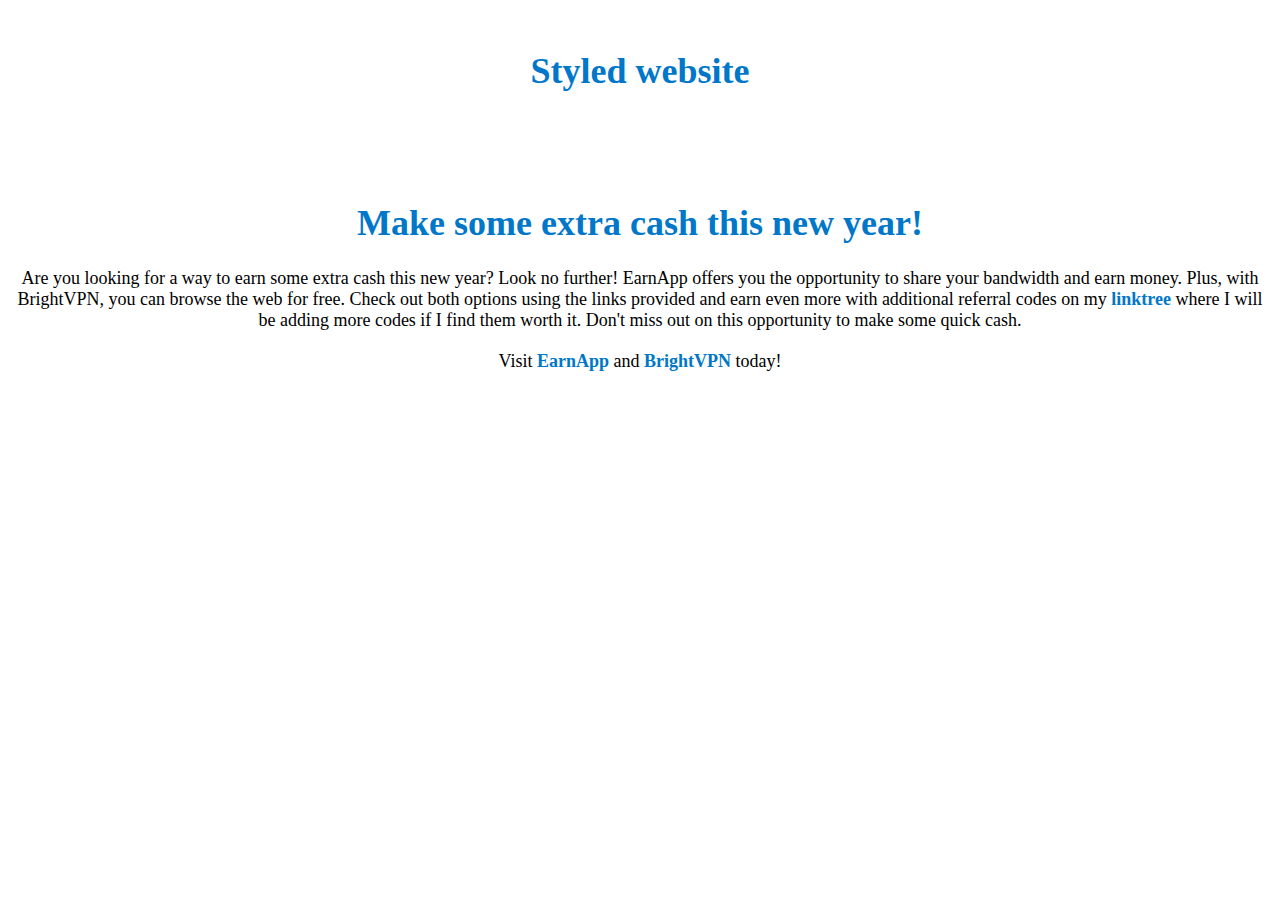
<file: test/index.html>
<!DOCTYPE html>
<html>
<head>

<!-- Google tag (gtag.js) -->
<script async src="https://www.googletagmanager.com/gtag/js?id=G-F9QFGECKWK"></script>
<script>
  window.dataLayer = window.dataLayer || [];
  function gtag(){dataLayer.push(arguments);}
  gtag('js', new Date());

  gtag('config', 'G-F9QFGECKWK', { 'cookie_flags': 'SameSite=None; Secure' });
</script>

    <title>Earn some extra cash</title>
    <link rel="stylesheet" type="text/css" href="style.css">
</head>
<body>
    <h1><a href="/test/index-new.html">Styled website</a></h1><br><br>
    <h1>Make some extra cash this new year!</h1>
    <p>Are you looking for a way to earn some extra cash this new year? Look no further! EarnApp offers you the opportunity to share your bandwidth and earn money. Plus, with BrightVPN, you can browse the web for free. Check out both options using the links provided and earn even more with additional referral codes on my <a href="https://linktr.ee/menticek">linktree</a> where I will be adding more codes if I find them worth it. Don't miss out on this opportunity to make some quick cash.</p>
    <p>Visit <a href="https://earnapp.com/i/6jkmuis">EarnApp</a> and <a href="https://brightvpn.com/?r=6jkmuis">BrightVPN</a> today!</p>
    <script src="script.js"></script>
</body>
</html>
</file>
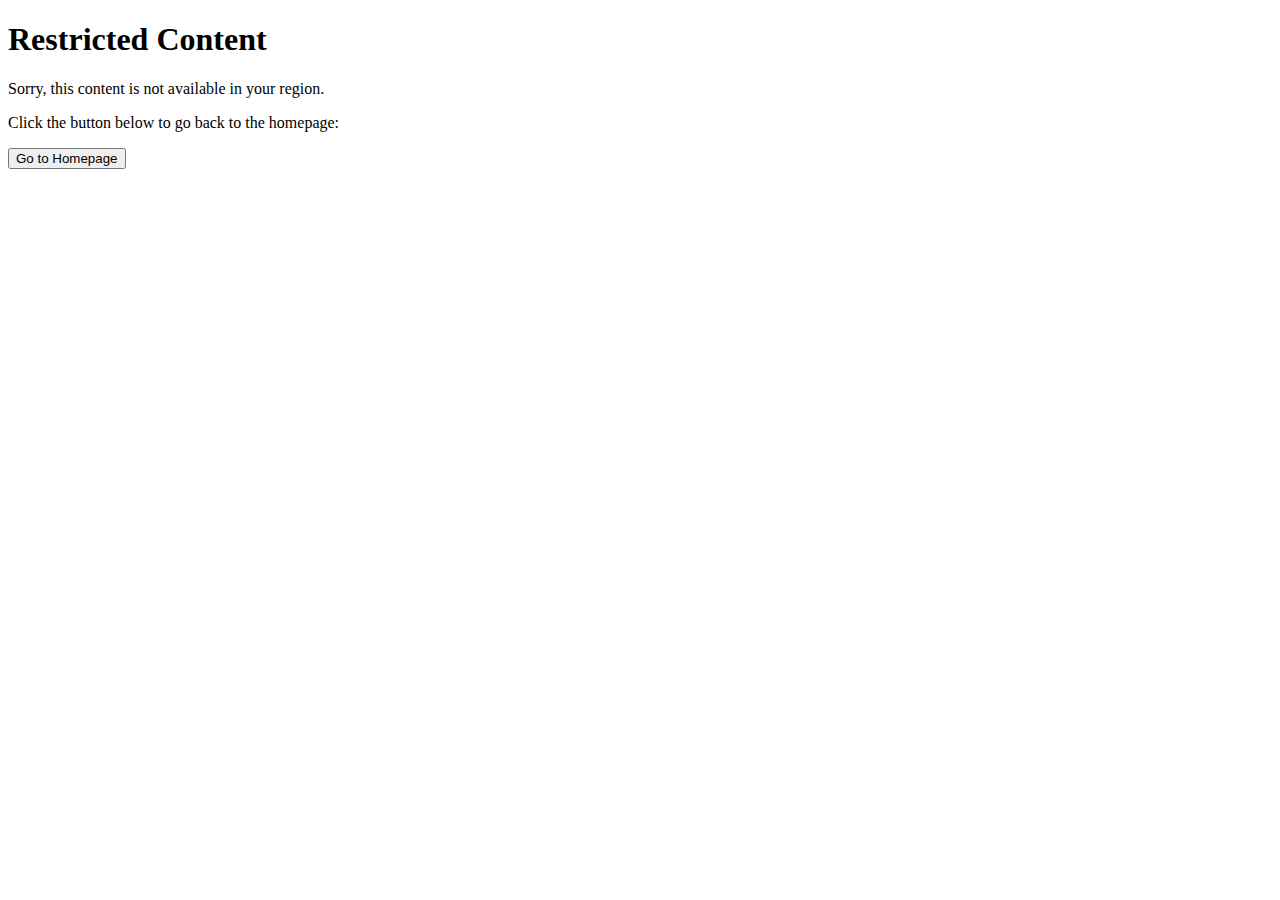
<file: blocked.html>
<!DOCTYPE html>
<html>
<head>
	<title>Restricted Content</title>
</head>
<body>
	<div>
		<h1>Restricted Content</h1>
		<p>Sorry, this content is not available in your region.</p>
		<p>Click the button below to go back to the homepage:</p>
		<button onclick="goToHomePage()">Go to Homepage</button>
	</div>
	
	<script>
		function goToHomePage() {
			window.location.href = "https://mxnticek.is-not-a.dev/";
		}
	</script>
</body>
</html>
</file>
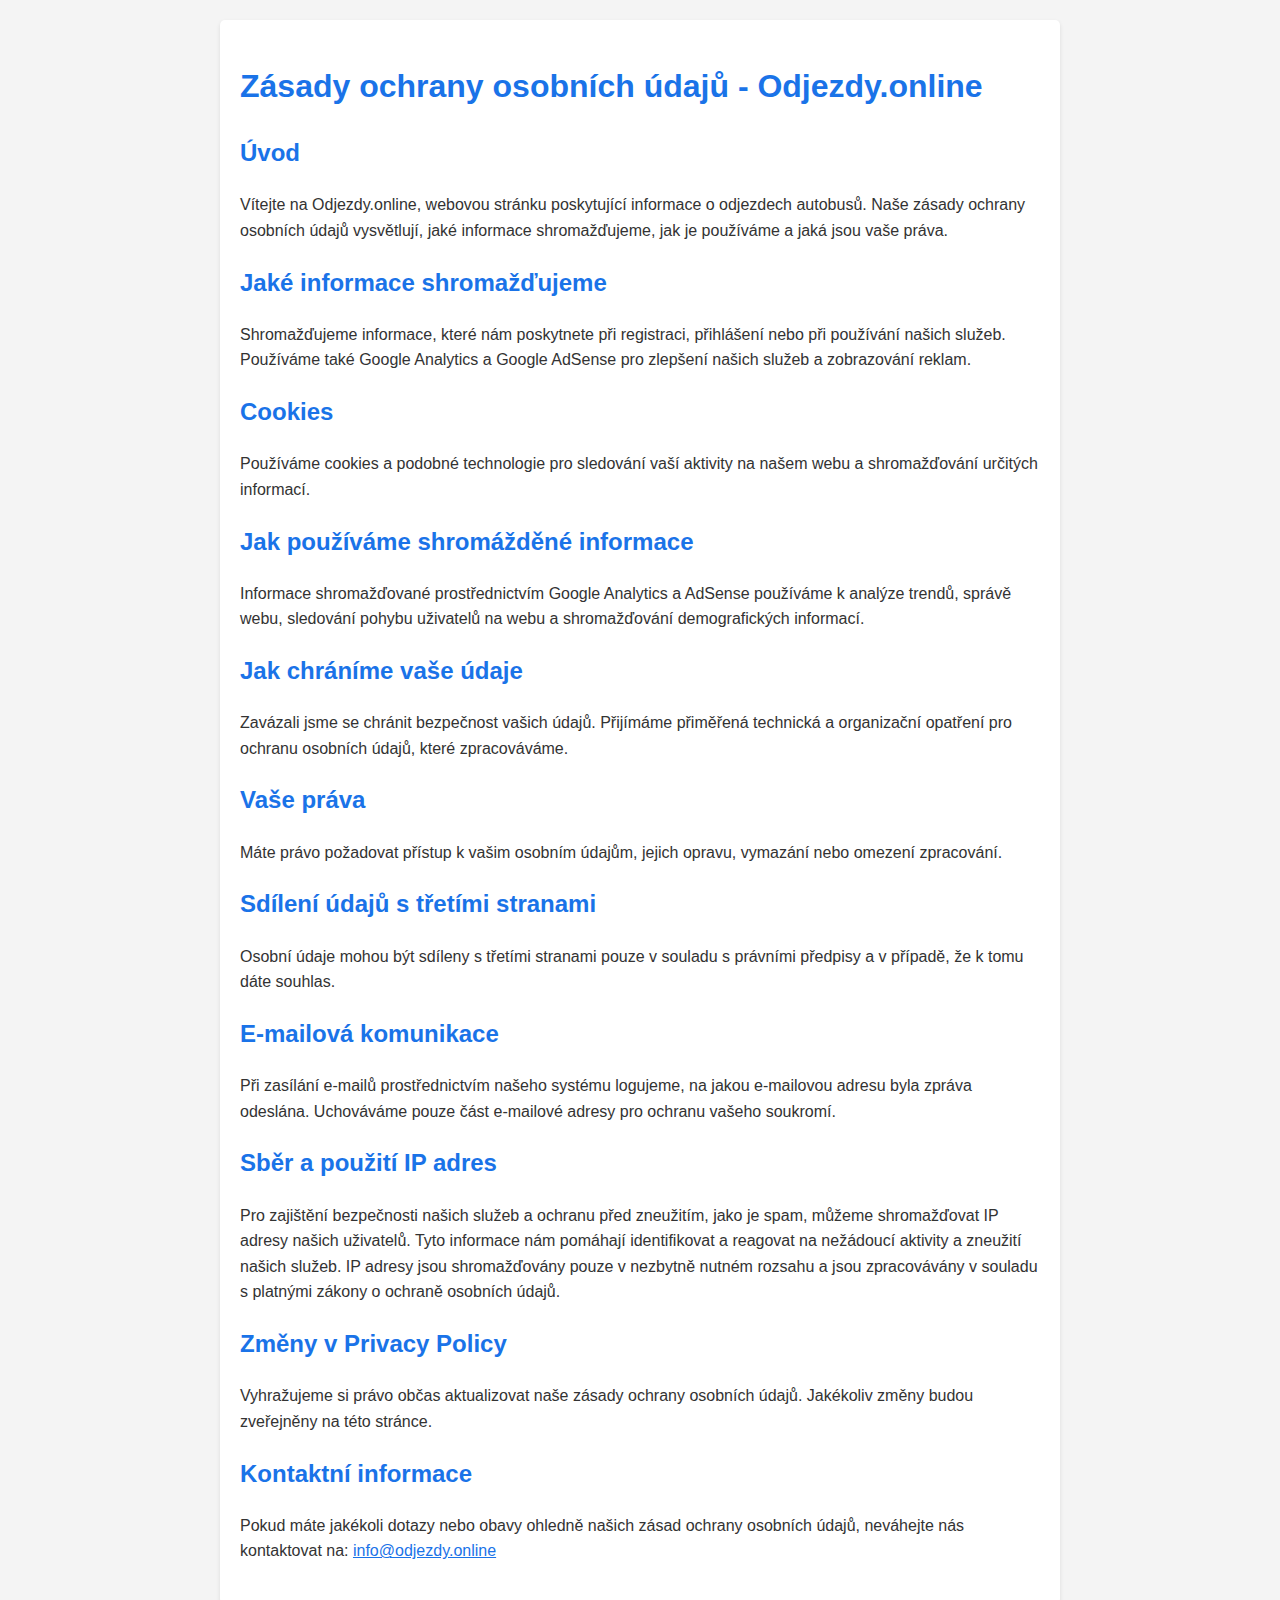
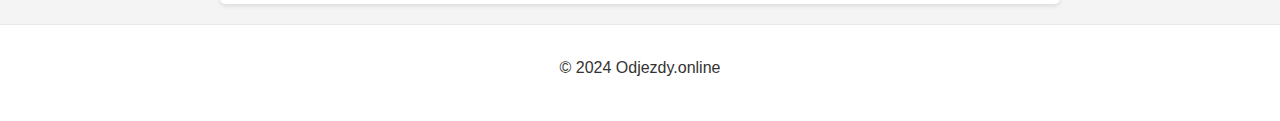
<file: odjezdy/terms.html>
<!DOCTYPE html>
<html lang="cs">
<head>
    <meta charset="UTF-8">
    <title>Privacy Policy - Odjezdy.online</title>
    <style>
        body {
            font-family: Arial, sans-serif;
            line-height: 1.6;
            margin: 0;
            padding: 0;
            background-color: #f4f4f4;
            color: #333;
        }
        .container {
            max-width: 800px;
            margin: 20px auto;
            padding: 20px;
            background-color: #fff;
            border-radius: 5px;
            box-shadow: 0 2px 4px rgba(0, 0, 0, 0.1);
        }
        h1, h2 {
            color: #1a73e8;
        }
        p {
            margin: 10px 0 20px 0;
        }
        a {
            color: #1a73e8;
        }
        a:hover {
            text-decoration: none;
        }
        footer {
            text-align: center;
            padding: 20px;
            margin-top: 20px;
            background-color: #fff;
            border-top: 1px solid #eaeaea;
        }
    </style>
</head>
<body>
    <div class="container">
        <h1>Zásady ochrany osobních údajů - Odjezdy.online</h1>

        <h2>Úvod</h2>
        <p>Vítejte na Odjezdy.online, webovou stránku poskytující informace o odjezdech autobusů. Naše zásady ochrany osobních údajů vysvětlují, jaké informace shromažďujeme, jak je používáme a jaká jsou vaše práva.</p>

        <h2>Jaké informace shromažďujeme</h2>
        <p>Shromažďujeme informace, které nám poskytnete při registraci, přihlášení nebo při používání našich služeb. Používáme také Google Analytics a Google AdSense pro zlepšení našich služeb a zobrazování reklam.</p>

        <h2>Cookies</h2>
        <p>Používáme cookies a podobné technologie pro sledování vaší aktivity na našem webu a shromažďování určitých informací.</p>

        <h2>Jak používáme shromážděné informace</h2>
        <p>Informace shromažďované prostřednictvím Google Analytics a AdSense používáme k analýze trendů, správě webu, sledování pohybu uživatelů na webu a shromažďování demografických informací.</p>

        <h2>Jak chráníme vaše údaje</h2>
        <p>Zavázali jsme se chránit bezpečnost vašich údajů. Přijímáme přiměřená technická a organizační opatření pro ochranu osobních údajů, které zpracováváme.</p>

        <h2>Vaše práva</h2>
        <p>Máte právo požadovat přístup k vašim osobním údajům, jejich opravu, vymazání nebo omezení zpracování.</p>

        <h2>Sdílení údajů s třetími stranami</h2>
        <p>Osobní údaje mohou být sdíleny s třetími stranami pouze v souladu s právními předpisy a v případě, že k tomu dáte souhlas.</p>

        <h2>E-mailová komunikace</h2>
        <p>Při zasílání e-mailů prostřednictvím našeho systému logujeme, na jakou e-mailovou adresu byla zpráva odeslána. Uchováváme pouze část e-mailové adresy pro ochranu vašeho soukromí.</p>

        <h2>Sběr a použití IP adres</h2>
        <p>Pro zajištění bezpečnosti našich služeb a ochranu před zneužitím, jako je spam, můžeme shromažďovat IP adresy našich uživatelů. Tyto informace nám pomáhají identifikovat a reagovat na nežádoucí aktivity a zneužití našich služeb. IP adresy jsou shromažďovány pouze v nezbytně nutném rozsahu a jsou zpracovávány v souladu s platnými zákony o ochraně osobních údajů.</p>

        <h2>Změny v Privacy Policy</h2>
        <p>Vyhražujeme si právo občas aktualizovat naše zásady ochrany osobních údajů. Jakékoliv změny budou zveřejněny na této stránce.</p>

        <h2>Kontaktní informace</h2>
        <p>Pokud máte jakékoli dotazy nebo obavy ohledně našich zásad ochrany osobních údajů, neváhejte nás kontaktovat na: <a href="mailto:info@odjezdy.online">info@odjezdy.online</a></p>
    </div>

    <footer>
        <p>&copy; 2024 Odjezdy.online</p>
    </footer>
</body>
</html>
</file>
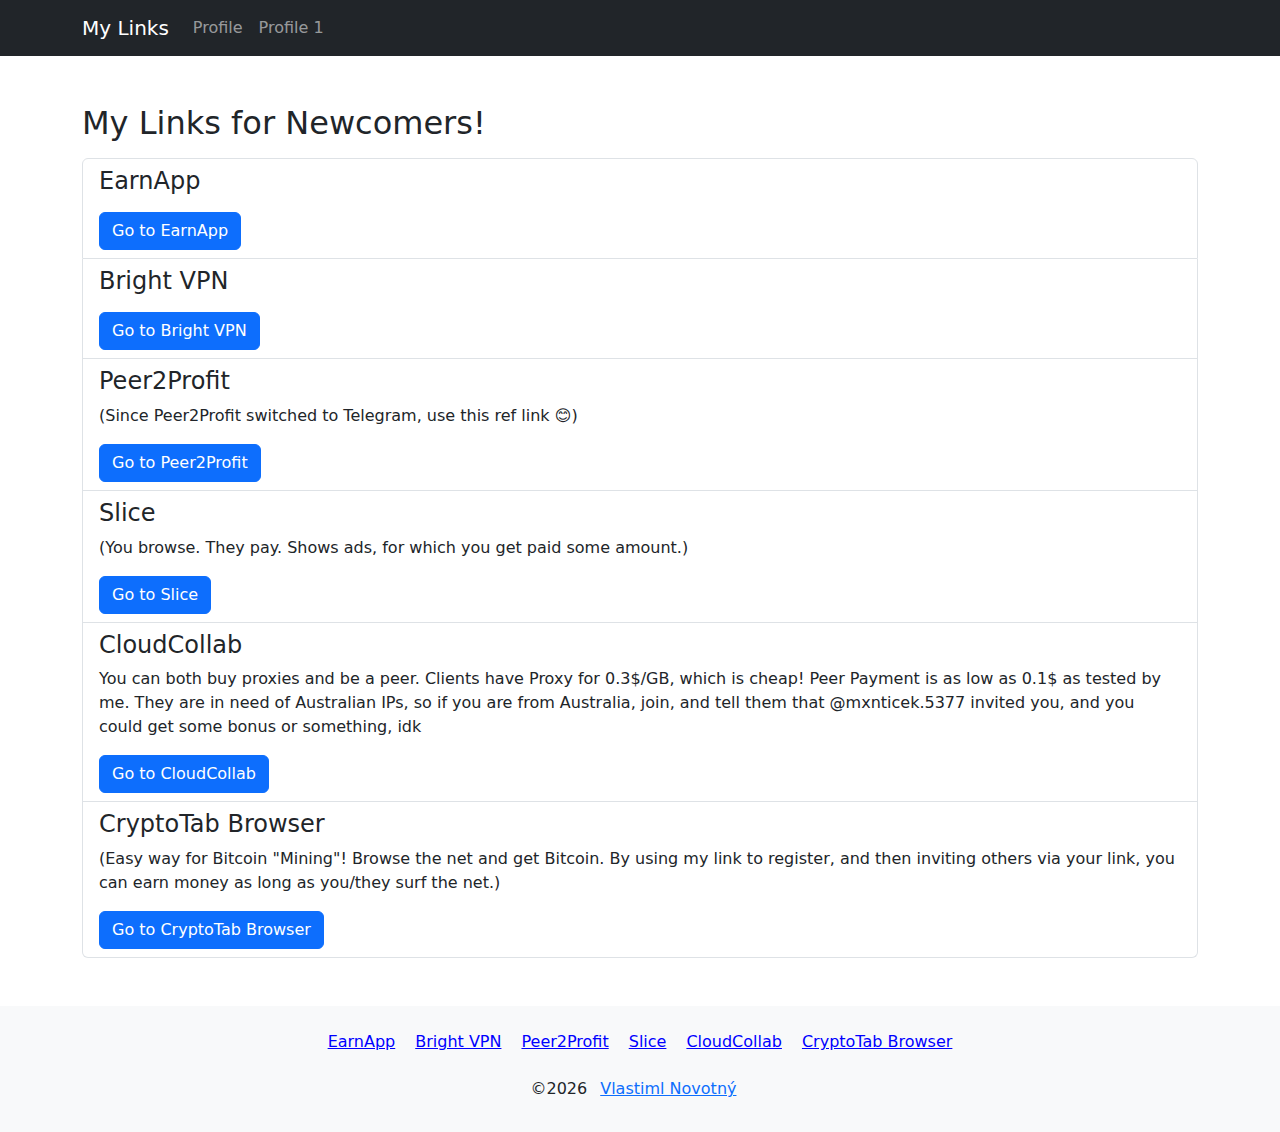
<file: test/index-new.html>
<!DOCTYPE html>
<html lang="en">
<head>
  <meta charset="UTF-8">
  <meta name="viewport" content="width=device-width, initial-scale=1.0">
  <title>My Links</title>
  <link rel="stylesheet" href="https://cdn.jsdelivr.net/npm/bootstrap@5.0.0-beta2/dist/css/bootstrap.min.css">
  <style>
    .footer-links {
      display: flex;
      flex-wrap: wrap;
      justify-content: center;
      list-style: none;
      padding: 0;
    }

    .footer-links li {
      margin: 0 10px;
    }

    .text-button {
      border: none;
      background: none;
      color: blue;
      cursor: pointer;
    }
  </style>
</head>
<body>
  <nav class="navbar navbar-expand-lg navbar-dark bg-dark">
    <div class="container">
      <a class="navbar-brand" href="#">My Links</a>
      <button class="navbar-toggler" type="button" data-bs-toggle="collapse" data-bs-target="#navbarNav" aria-controls="navbarNav" aria-expanded="false" aria-label="Toggle navigation">
        <span class="navbar-toggler-icon"></span>
      </button>
      <div class="collapse navbar-collapse" id="navbarNav">
        <ul class="navbar-nav ml-auto">
          <li class="nav-item">
            <a class="nav-link" href="http://url.wz.sk/profile" target="_blank">Profile</a>
          </li>
          <li class="nav-item">
            <a class="nav-link" href="http://url.wz.sk/profile1" target="_blank">Profile 1</a>
          </li>
        </ul>
      </div>
    </div>
  </nav>

  <div class="container mt-5">
    <h2>My Links for Newcomers!</h2>
    <ul class="list-group mt-3">
      <li class="list-group-item">
        <h4>EarnApp</h4>
        <p></p>
        <a href="http://url.wz.sk/ref1" target="_blank" class="btn btn-primary" onclick="gtag('event', 'link_click', {'event_category': 'Links', 'event_label': 'EarnApp'});">Go to EarnApp</a>
      </li>
      <li class="list-group-item">
        <h4>Bright VPN</h4>
        <p></p>
        <a href="http://url.wz.sk/ref2" target="_blank" class="btn btn-primary" onclick="gtag('event', 'link_click', {'event_category': 'Links', 'event_label': 'Bright VPN'});">Go to Bright VPN</a>
      </li>
      <li class="list-group-item">
        <h4>Peer2Profit</h4>
        <p>(Since Peer2Profit switched to Telegram, use this ref link 😊)</p>
        <a href="http://url.wz.sk/ref3" target="_blank" class="btn btn-primary" onclick="gtag('event', 'link_click', {'event_category': 'Links', 'event_label': 'Peer2Profit'});">Go to Peer2Profit</a>
      </li>
      <li class="list-group-item">
        <h4>Slice</h4>
        <p>(You browse. They pay. Shows ads, for which you get paid some amount.)</p>
        <a href="http://url.wz.sk/slice" target="_blank" class="btn btn-primary" onclick="gtag('event', 'link_click', {'event_category': 'Links', 'event_label': 'Slice'});">Go to Slice</a>
      </li>
      <li class="list-group-item">
        <h4>CloudCollab</h4>
        <p>You can both buy proxies and be a peer. Clients have Proxy for 0.3$/GB, which is cheap! Peer Payment is as low as 0.1$ as tested by me. They are in need of Australian IPs, so if you are from Australia, join, and tell them that @mxnticek.5377 invited you, and you could get some bonus or something, idk</p>
        <a href="http://url.wz.sk/ref4" target="_blank" class="btn btn-primary" onclick="gtag('event', 'link_click', {'event_category': 'Links', 'event_label': 'CloudCollab'});">Go to CloudCollab</a>
      </li>
      <li class="list-group-item">
        <h4>CryptoTab Browser</h4>
        <p>(Easy way for Bitcoin "Mining"! Browse the net and get Bitcoin. By using my link to register, and then inviting others via your link, you can earn money as long as you/they surf the net.)</p>
        <a href="http://url.wz.sk/ref5" target="_blank" class="btn btn-primary" onclick="gtag('event', 'link_click', {'event_category': 'Links', 'event_label': 'CryptoTab Browser'});">Go to CryptoTab Browser</a>
      </li>
    </ul>
  </div>

  <footer class="bg-light text-center py-4 mt-5">
    <ul class="footer-links">
      <li>
       <a href="http://url.wz.sk/ref1" onclick="gtag('event', 'link_click', {'event_category': 'Links', 'event_label': 'EarnApp'});" class="text-button">EarnApp</a>
      </li>
      <li>
       <a href="http://url.wz.sk/ref2" onclick="gtag('event', 'link_click', {'event_category': 'Links', 'event_label': 'Bright VPN'});" class="text-button">Bright VPN</a>
      </li>
      <li>
        <a href="http://url.wz.sk/ref3" onclick="gtag('event', 'link_click', {'event_category': 'Links', 'event_label': 'Peer2Profit'});" class="text-button">Peer2Profit</a>
      </li>
      <li>
        <a href="http://url.wz.sk/slice"  onclick="gtag('event', 'link_click', {'event_category': 'Links', 'event_label': 'Slice'});" class="text-button">Slice</a>
      </li>
      <li>
        <a href="http://url.wz.sk/ref4" onclick="gtag('event', 'link_click', {'event_category': 'Links', 'event_label': 'CloudCollab'});" class="text-button">CloudCollab</a>
      </li>
      <li>
        <a href="http://url.wz.sk/ref5" onclick="gtag('event', 'link_click', {'event_category': 'Links', 'event_label': 'CryptoTab Browser'});" class="text-button">CryptoTab Browser</a>
      </li>
    </ul>
      &copy;<span id="currentYear"></span><a href="http://plainrockfm.wz.cz" target="_blank" class="btn btn-link" onclick="gtag('event', 'link_click', {'event_category': 'Footer', 'event_label': 'Vlastimil Novotny - Web'});">Vlastiml Novotný</a>
  </footer>

  <script src="https://cdn.jsdelivr.net/npm/bootstrap@5.0.0-beta2/dist/js/bootstrap.bundle.min.js"></script>
  <script>
    document.getElementById('currentYear').textContent = new Date().getFullYear();

    (function (w, d, s, l, i) {
      w[l] = w[l] || [];
      w[l].push({ 'gtm.start': new Date().getTime(), event: 'gtm.js' });
      var f = d.getElementsByTagName(s)[0],
        j = d.createElement(s),
        dl = l != 'dataLayer' ? '&l=' + l : '';
      j.async = true;
      j.src = 'https://www.googletagmanager.com/gtm.js?id=' + i + dl;
      f.parentNode.insertBefore(j, f);
    })(window, document, 'script', 'dataLayer', 'G-F9QFGECKWK');
  </script>

  <noscript>
    <iframe src="https://www.googletagmanager.com/ns.html?id=G-F9QFGECKWK" height="0" width="0" style="display:none;visibility:hidden"></iframe>
  </noscript>
</body>
</html>
</file>
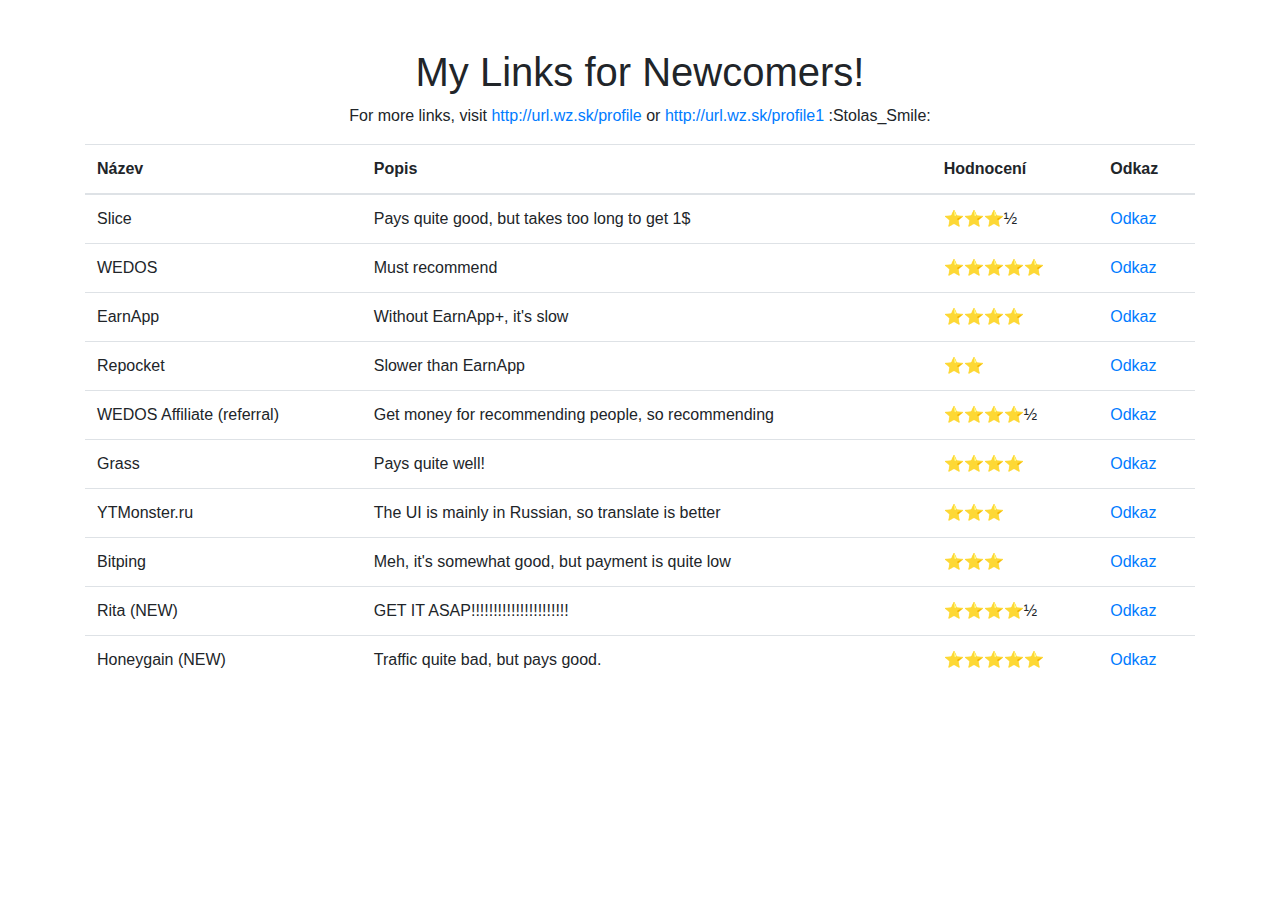
<file: test/ostatni.html>
<!DOCTYPE html>
<html lang="en">
<head>
    <meta charset="UTF-8">
    <meta name="viewport" content="width=device-width, initial-scale=1.0">
    <title>My Links for Newcomers</title>
    <link href="https://maxcdn.bootstrapcdn.com/bootstrap/4.5.2/css/bootstrap.min.css" rel="stylesheet">
</head>
<body>
    <div class="container mt-5">
        <h1 class="text-center">My Links for Newcomers!</h1>
        <p class="text-center">
            For more links, visit <a href="http://url.wz.sk/profile">http://url.wz.sk/profile</a> or <a href="http://url.wz.sk/profile1">http://url.wz.sk/profile1</a> :Stolas_Smile:
        </p>

        <table class="table">
            <thead>
                <tr>
                    <th scope="col">Název</th>
                    <th scope="col">Popis</th>
                    <th scope="col">Hodnocení</th>
                    <th scope="col">Odkaz</th>
                </tr>
            </thead>
            <tbody>
                <tr>
                    <td>Slice</td>
                    <td>Pays quite good, but takes too long to get 1$</td>
                    <td>⭐⭐⭐½</td>
                    <td><a href="https://addslice.com/?crew=c1H4b">Odkaz</a></td>
                </tr>
                <tr>
                    <td>WEDOS</td>
                    <td>Must recommend</td>
                    <td>⭐⭐⭐⭐⭐</td>
                    <td><a href="https://www.wedos.com/?ap=RoGo9k">Odkaz</a></td>
                </tr>
                <tr>
                    <td>EarnApp</td>
                    <td>Without EarnApp+, it's slow</td>
                    <td>⭐⭐⭐⭐</td>
                    <td><a href="http://url.wz.sk/ref1">Odkaz</a></td>
                </tr>
                <tr>
                    <td>Repocket</td>
                    <td>Slower than EarnApp</td>
                    <td>⭐⭐</td>
                    <td><a href="https://link.repocket.co/PxPW">Odkaz</a></td>
                </tr>
                <tr>
                    <td>WEDOS Affiliate (referral)</td>
                    <td>Get money for recommending people, so recommending</td>
                    <td>⭐⭐⭐⭐½</td>
                    <td><a href="https://partner.wedos.as/affiliate-system?ap=RoGo9k">Odkaz</a></td>
                </tr>
                <tr>
                    <td>Grass</td>
                    <td>Pays quite well!</td>
                    <td>⭐⭐⭐⭐</td>
                    <td><a href="https://app.getgrass.io/register/?referralCode=9Ag9CS4PhIXmdxk">Odkaz</a></td>
                </tr>
                <tr>
                    <td>YTMonster.ru</td>
                    <td>The UI is mainly in Russian, so translate is better</td>
                    <td>⭐⭐⭐</td>
                    <td><a href="https://ytmn.cc/cxz2">Odkaz</a></td>
                </tr>
                <tr>
                    <td>Bitping</td>
                    <td>Meh, it's somewhat good, but payment is quite low</td>
                    <td>⭐⭐⭐</td>
                    <td><a href="https://app.bitping.com/?r=2YXSg7nF">Odkaz</a></td>
                </tr>
                <tr>
                    <td>Rita (NEW)</td>
                    <td>GET IT ASAP!!!!!!!!!!!!!!!!!!!!!!</td>
                    <td>⭐⭐⭐⭐½</td>
                    <td><a href="https://app.adjust.com/cqmly3t?deep_link=rita://?referral_code=dd21ad1e68">Odkaz</a></td>
                </tr>
                <tr>
                    <td>Honeygain (NEW)</td>
                    <td>Traffic quite bad, but pays good.</td>
                    <td>⭐⭐⭐⭐⭐</td>
                    <td><a href="https://r.honeygain.me/OWNER60286">Odkaz</a></td>
                </tr>
            </tbody>
        </table>
    </div>

    <!-- Bootstrap JavaScript and jQuery (make sure to include these scripts) -->
    <script src="https://code.jquery.com/jquery-3.5.1.slim.min.js"></script>
    <script src="https://cdn.jsdelivr.net/npm/@popperjs/core@2.5.4/dist/umd/popper.min.js"></script>
    <script src="https://maxcdn.bootstrapcdn.com/bootstrap/4.5.2/js/bootstrap.min.js"></script>
</body>
</html>
</file>
<file: test/style.css>
h1 {
    text-align: center;
    color: #0077c9;
    font-size: 36px;
    margin-top: 50px;
}

p {
    text-align: center;
    font-size: 18px;
    margin: 20px 0;
}

a {
    color: #0077c9;
    text-decoration: none;
    font-weight: bold;
}


/* Add this to your CSS file to style the hover box */
.hover-box {
    display: none;
    position: absolute;
    background-color: #f9f9f9;
    min-width: 160px;
    box-shadow: 0px 8px 16px 0px rgba(0,0,0,0.2);
    padding: 12px 16px;
    z-index: 1;
}

.d-flex:hover .hover-box {
    display: block;
}

.checkmark {
    font-size: 1.5rem;
  }
  
  .checkmark.text-success {
    color: green;
  }
  
  .checkmark.text-danger {
    color: red;
  }
  
  .overlay {
    position: fixed;
    top: 0;
    left: 0;
    width: 100%;
    height: 100%;
    background-color: rgba(255, 255, 255, 0.8);
    display: flex;
    justify-content: center;
    align-items: center;
    font-size: 3em;
    color: #000;
    z-index: 999;
  }
</file>
